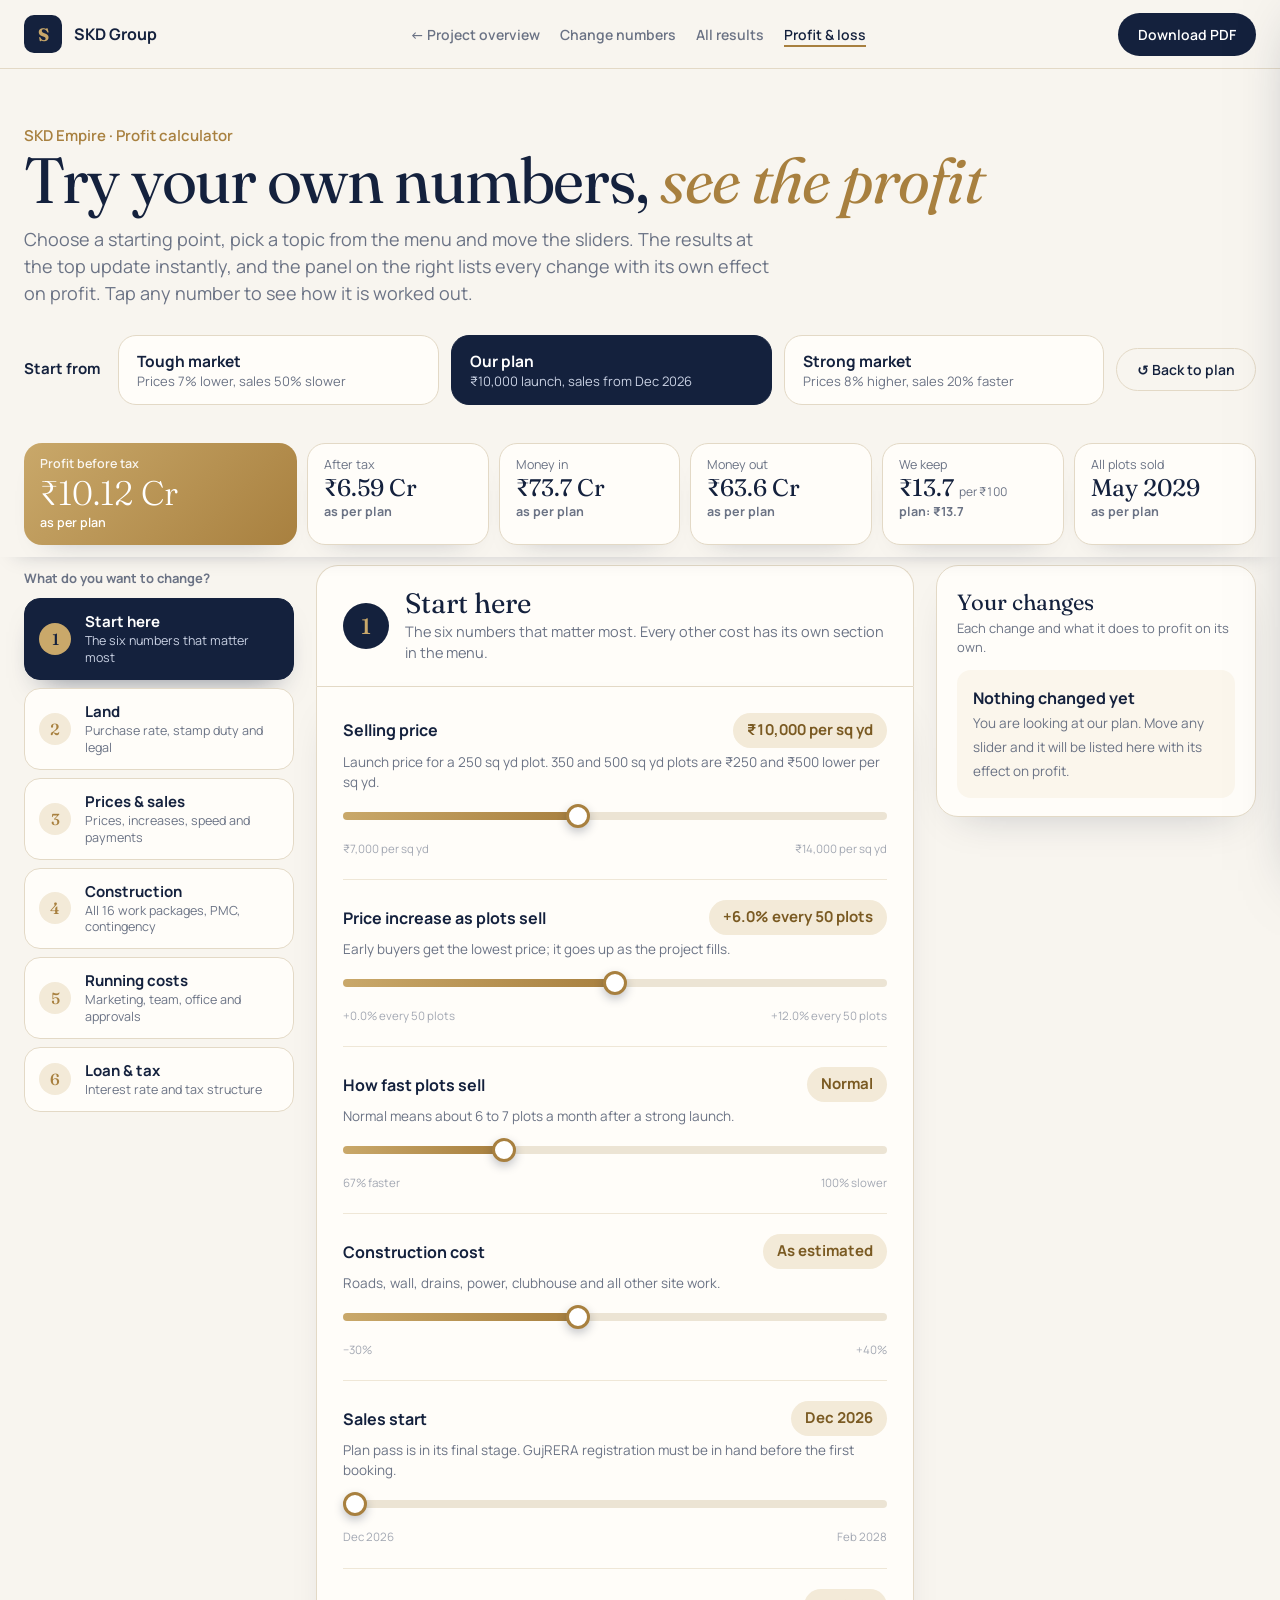
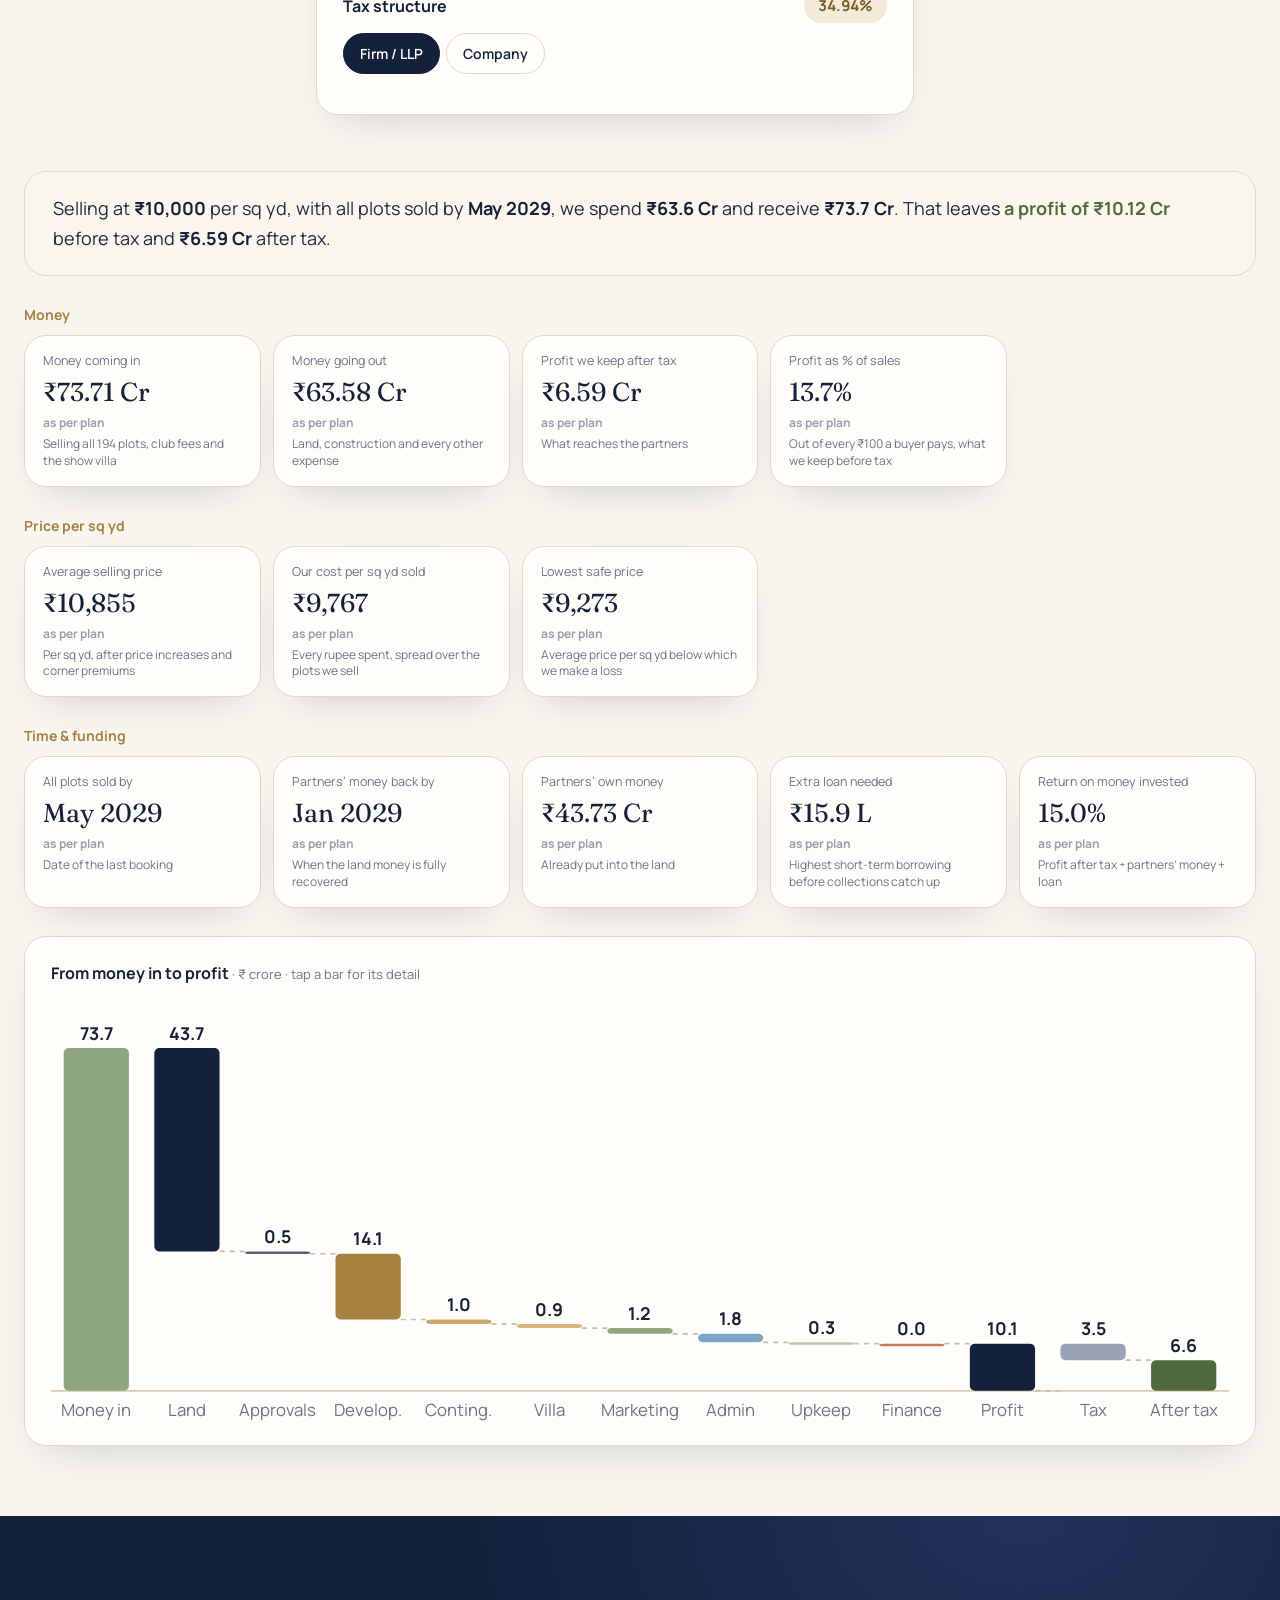
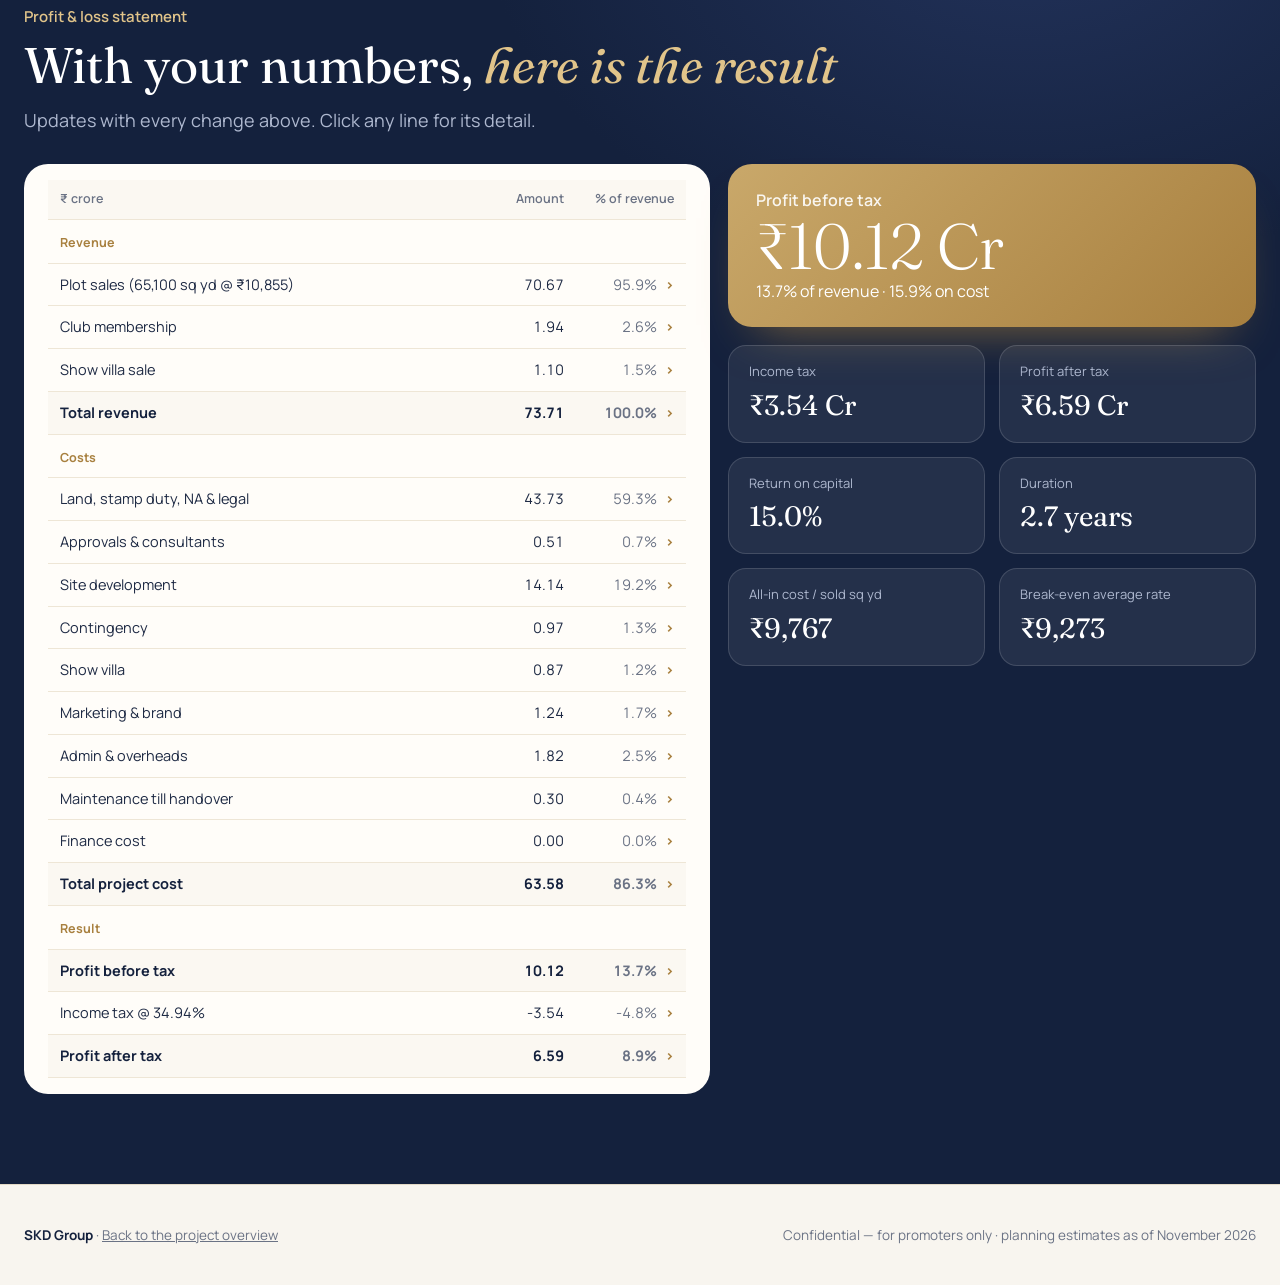
<file: calculator.html>
<!doctype html>
<html lang="en">
<head>
<meta charset="utf-8">
<meta name="viewport" content="width=device-width,initial-scale=1">
<meta name="robots" content="noindex,nofollow">
<title>Profit calculator · SKD Group</title>
<link rel="icon" href="data:image/svg+xml,<svg xmlns='http://www.w3.org/2000/svg' viewBox='0 0 64 64'><rect width='64' height='64' rx='14' fill='%2314213D'/><text x='32' y='44' font-size='34' text-anchor='middle' fill='%23C9A86A' font-family='Georgia'>S</text></svg>">
<link href="https://fonts.googleapis.com/css2?family=Fraunces:ital,opsz,wght@0,9..144,300;0,9..144,400;0,9..144,500;1,9..144,400&family=Manrope:wght@400;500;600;700&display=swap" rel="stylesheet">
<link rel="stylesheet" href="assets/style.css">
<style>
.wrap{max-width:1320px}
.chead{padding:56px 0 26px}
.chead h1{font-size:clamp(40px,5vw,66px)}
.chead p.lede{max-width:760px}
/* starting point */
.start{display:grid;grid-template-columns:auto repeat(3,1fr) auto;gap:12px;align-items:stretch;margin-top:28px}
.start .lab{display:flex;align-items:center;font-weight:700;color:var(--navy);font-size:15px;padding-right:6px}
.scard{text-align:left;border:1.5px solid var(--line);background:var(--paper);border-radius:18px;padding:14px 18px;cursor:pointer;transition:all .25s}
.scard b{display:block;color:var(--navy);font-size:15.5px}.scard span{font-size:13px;color:var(--muted)}
.scard:hover{border-color:#D9C49B;transform:translateY(-2px)}
.scard.on{background:var(--navy);border-color:var(--navy)}.scard.on b{color:#fff}.scard.on span{color:#C9D1E3}
#reset{align-self:center}
/* sticky results bar */
.rwrap{position:sticky;top:68px;z-index:15;padding:12px 0;background:var(--ivory);box-shadow:0 12px 20px -16px rgba(20,33,61,.25)}
#rbar{display:grid;grid-template-columns:1.5fr repeat(5,1fr);gap:10px}
.rb{background:var(--paper);border:1px solid var(--line);border-radius:18px;padding:12px 16px;cursor:pointer;transition:transform .2s,box-shadow .2s;box-shadow:0 14px 30px -24px rgba(20,33,61,.4)}
.rb:hover{transform:translateY(-2px)}
.rb span{font-size:12.5px;color:var(--muted);display:block}.rb b{font-family:Fraunces,serif;font-weight:400;font-size:24px;color:var(--navy);display:block;line-height:1.2;white-space:nowrap}
.rb b em{font-style:normal;font-family:Manrope;font-size:12px;color:var(--muted)}
.rb small{font-size:12px;font-weight:700;display:block}
.rb.main{background:linear-gradient(135deg,#C9A86A,#A8803F);border:none;color:#fff}
.rb.main span{color:rgba(255,255,255,.9);font-weight:600}.rb.main b{color:#fff;font-size:34px;font-weight:300}
.rb.main small .up,.rb.main small .dn,.rb.main small .flat{color:#fff}
#rbar.neg .rb.main{background:linear-gradient(135deg,#C8795A,#9C4A35)}
/* main grid */
.cgrid{display:grid;grid-template-columns:270px minmax(0,1fr) 320px;gap:22px;align-items:start;margin-top:8px}
.side{position:sticky;top:190px}
#tabs{display:grid;gap:8px}
#tabs button{display:grid;grid-template-columns:34px 1fr auto;gap:12px;align-items:center;text-align:left;background:var(--paper);border:1.5px solid var(--line);border-radius:16px;padding:12px 14px;cursor:pointer;transition:all .2s;font-family:inherit}
#tabs button:hover{border-color:#D9C49B}
#tabs button b{display:block;color:var(--navy);font-size:15px}#tabs button small{display:block;color:var(--muted);font-size:12.5px;line-height:1.35;margin-top:1px}
#tabs button.on{background:var(--navy);border-color:var(--navy);box-shadow:0 16px 30px -18px rgba(20,33,61,.6)}
#tabs button.on b{color:#fff}#tabs button.on small{color:#C9D1E3}
.mi{width:32px;height:32px;border-radius:50%;background:var(--goldsoft);color:var(--gold);font:500 16px Fraunces,serif;display:grid;place-items:center}
#tabs button.on .mi{background:var(--gold2);color:var(--navy)}
.mi.big{width:46px;height:46px;font-size:22px;background:var(--navy);color:var(--gold2);flex:none}
.mb{font-style:normal;background:var(--gold);color:#fff;border-radius:999px;font-size:11.5px;font-weight:700;min-width:22px;height:22px;display:grid;place-items:center;padding:0 6px}
#ctlpanel{scroll-margin-top:190px}
#ctlhead{display:flex;gap:16px;align-items:center;background:var(--paper);border:1px solid var(--line);border-radius:22px 22px 0 0;border-bottom:none;padding:22px 26px}
#ctlhead h3{font-family:Fraunces,serif;font-weight:400;font-size:28px;color:var(--navy);line-height:1.1}
#ctlhead p{color:var(--muted);font-size:14.5px;margin-top:2px}
#ctls{background:var(--paper);border:1px solid var(--line);border-radius:0 0 22px 22px;padding:6px 26px 18px;box-shadow:0 18px 40px -24px rgba(20,33,61,.25)}
#ctls .ctl{padding:20px 0 16px;border-bottom:1px solid #EFE7D7;border-radius:0}
#ctls .ctl:last-child{border-bottom:none}
#ctls .ct{display:flex;justify-content:space-between;align-items:center;gap:16px}
#ctls .cl{font-size:16px;font-weight:700;color:var(--navy)}
#ctls .ctl.line .cl{font-size:14.5px;font-weight:600}
#ctls .ct span::before{display:none}
.cv{background:var(--goldsoft);color:#7A5A22;font-weight:700;font-size:15px;padding:6px 14px;border-radius:999px;white-space:nowrap;font-variant-numeric:tabular-nums}
.ctl.chg .cv{background:var(--navy);color:#fff}
.cn{font-size:13.5px;color:var(--muted);margin-top:4px;max-width:560px}
.mm{display:flex;justify-content:space-between;font-size:11.5px;color:#A3A8B3;margin-top:4px}
.cfoot{display:flex;justify-content:space-between;align-items:center;gap:12px;flex-wrap:wrap;margin-top:6px;min-height:0}
.imp{font-size:13px;font-weight:700}
#ctls .rs{display:none;border:1px solid var(--line);background:#fff;color:var(--navy);font:600 12px Manrope;padding:5px 10px;border-radius:999px;cursor:pointer;text-decoration:none;margin:0}
#ctls .ctl.chg .rs{display:inline-block}
#ctls .subh{font-size:13px;color:var(--gold);font-weight:700;padding:22px 0 0;border-top:2px solid var(--goldsoft);margin-top:8px}
#ctls .choice button{font-size:14px;padding:10px 16px}
/* range */
#ctls input[type=range]{-webkit-appearance:none;appearance:none;width:100%;height:28px;background:transparent;margin-top:10px;--p:50%}
#ctls input[type=range]::-webkit-slider-runnable-track{height:8px;border-radius:9px;background:linear-gradient(90deg,#C9A86A 0,#A8803F var(--p),#ECE4D4 var(--p))}
#ctls input[type=range]::-moz-range-track{height:8px;border-radius:9px;background:linear-gradient(90deg,#C9A86A 0,#A8803F var(--p),#ECE4D4 var(--p))}
#ctls input[type=range]::-webkit-slider-thumb{-webkit-appearance:none;width:24px;height:24px;border-radius:50%;background:#fff;border:3px solid #A8803F;margin-top:-8px;box-shadow:0 4px 10px rgba(20,33,61,.25);cursor:grab}
#ctls input[type=range]::-moz-range-thumb{width:20px;height:20px;border-radius:50%;background:#fff;border:3px solid #A8803F;box-shadow:0 4px 10px rgba(20,33,61,.25)}
/* changes */
.chbox{background:var(--paper);border:1px solid var(--line);border-radius:22px;padding:20px 20px 18px;box-shadow:0 18px 40px -24px rgba(20,33,61,.25)}
.chbox h4{font-family:Fraunces,serif;font-weight:400;font-size:22px;color:var(--navy)}
.chbox>p{font-size:13px;color:var(--muted);margin-bottom:12px}
.chempty{background:#FBF6EC;border-radius:14px;padding:16px}.chempty b{display:block;color:var(--navy)}.chempty span{font-size:13.5px;color:var(--muted)}
.chtot{background:var(--navy);color:#fff;border-radius:16px;padding:14px 16px;margin-bottom:10px}
.chtot span{font-size:12.5px;color:#C9D1E3;display:block}.chtot b{font-family:Fraunces,serif;font-weight:400;font-size:28px}.chtot b.up{color:#B9D6A6}.chtot b.dn{color:#F0A890}
.chtot small{display:block;font-size:12px;color:#C9D1E3}
.chrow{width:100%;display:flex;justify-content:space-between;gap:10px;align-items:center;text-align:left;background:none;border:none;border-bottom:1px dashed #EEE6D6;padding:10px 2px;cursor:pointer;font:600 13.5px Manrope;color:var(--navy)}
.chrow:hover{background:#FBF6EC}
.chrow small{display:block;font-weight:500;color:var(--muted);font-size:12px}.chrow small b{color:var(--navy)}
.chrow>span:last-child{white-space:nowrap;font-weight:700}
/* results */
.story{margin-top:56px;padding:22px 28px;font-size:18px;line-height:1.65;background:#FBF6EC;border-radius:22px;border:1px solid var(--line)}
.kgroup{margin-top:28px}.kgroup h4{font-size:14px;color:var(--gold);font-weight:700;margin-bottom:10px}
.kgroup .kgrid{grid-template-columns:repeat(auto-fill,minmax(220px,1fr))}
.kpi .v{font-size:26px}
@media (max-width:1180px){.cgrid{grid-template-columns:250px minmax(0,1fr)}.chcol{grid-column:1/-1}.side.chcol{position:static}#rbar{grid-template-columns:repeat(3,1fr)}#rbar .rb.main{grid-column:1/-1}.rwrap{position:static}.side{top:84px}}
@media (max-width:800px){.cgrid{grid-template-columns:1fr}.side{position:static}#tabs{grid-template-columns:1fr 1fr}#tabs button small{display:none}.start{grid-template-columns:1fr}.start .lab{padding:0}#rbar{grid-template-columns:1fr 1fr}#ctlhead,#ctls{padding-left:18px;padding-right:18px}#ctls .ct{flex-wrap:wrap;gap:8px}}
</style>
</head>
<body>
<div id="prog"></div>
<nav><div class="wrap"><a class="brand" href="index.html"><i>S</i>SKD Group</a>
<div class="links"><a href="index.html">← Project overview</a><a href="#ctlpanel">Change numbers</a><a href="#results">All results</a><a href="#pl">Profit &amp; loss</a></div>
<a class="btn" href="SKD_Empire_Project_Presentation.pdf" download>Download PDF</a></div></nav>

<header class="chead"><div class="wrap">
 <div class="kicker">SKD Empire · Profit calculator</div>
 <h1>Try your own numbers, <em>see the profit</em></h1>
 <p class="lede">Choose a starting point, pick a topic from the menu and move the sliders. The results at the top update instantly, and the panel on the right lists every change with its own effect on profit. Tap any number to see how it is worked out.</p>
 <div class="start" id="scen">
  <div class="lab">Start from</div>
  <button class="scard" data-s="conservative"><b>Tough market</b><span>Prices 7% lower, sales 50% slower</span></button>
  <button class="scard on" data-s="base"><b>Our plan</b><span>₹10,000 launch, sales from Dec 2026</span></button>
  <button class="scard" data-s="optimistic"><b>Strong market</b><span>Prices 8% higher, sales 20% faster</span></button>
  <button class="btn ghost" id="reset">↺ Back to plan</button>
 </div>
</div></header>

<div class="rwrap"><div class="wrap"><div id="rbar"></div></div></div>

<div class="wrap">
 <div class="cgrid">
  <aside class="side"><div style="font-size:13px;font-weight:700;color:var(--muted);margin:4px 0 10px">What do you want to change?</div><div id="tabs"></div></aside>
  <main id="ctlpanel"><div id="ctlhead"></div><div id="ctls"></div></main>
  <aside class="side chcol"><div class="chbox"><h4>Your changes</h4><p>Each change and what it does to profit on its own.</p><div id="changes"></div></div></aside>
 </div>

 <section id="results" style="padding:0">
  <div class="story" id="story"></div>
  <div id="kgrid"></div>
  <div class="card chart" style="padding:24px 26px;margin-top:28px"><b style="color:var(--navy);font-size:16px">From money in to profit</b> <span style="color:var(--muted);font-size:13px">· ₹ crore · tap a bar for its detail</span><div id="wf" style="margin-top:12px"></div></div>
 </section>
</div>

<section id="pl" class="pl" style="margin-top:70px"><div class="wrap">
 <div class="kicker" style="color:#E1C48A">Profit &amp; loss statement</div><h2>With your numbers, <em>here is the result</em></h2>
 <p class="lede" style="color:#AEB8CF">Updates with every change above. Click any line for its detail.</p>
 <div class="grid plg" style="grid-template-columns:1.3fr 1fr;margin-top:30px;align-items:start">
  <div style="background:#FFFDF9;color:var(--ink);border-radius:24px;padding:16px 24px"><table id="pltable"></table></div>
  <div class="grid">
   <div class="hpbt" id="plbig" data-open="kpi:pbt" style="display:block"><div style="font-weight:600;opacity:.9">Profit before tax</div><div class="big num" id="pbtBig" style="font-size:64px"></div><div id="pbtSub"></div></div>
   <div class="tiles" id="plTiles"></div>
  </div>
 </div>
</div></section>

<footer><div class="wrap" style="display:flex;justify-content:space-between;gap:20px;flex-wrap:wrap"><span><b style="color:var(--navy)">SKD Group</b> · <a href="index.html">Back to the project overview</a></span><span>Confidential — for promoters only · planning estimates as of November 2026</span></div></footer>

<div id="scrim"></div>
<aside id="drawer" aria-hidden="true"><div id="dbody"></div></aside>

<script src="assets/model.js"></script>
<script src="assets/app.js"></script>
</body>
</html>
</file>
<file: assets/style.css>
:root{--ivory:#F8F5EF;--paper:#FFFDF9;--line:#E3D9C6;--navy:#14213D;--ink:#1E2A44;--muted:#6B7385;--gold:#A8803F;--gold2:#C9A86A;--goldsoft:#F3EAD8;--sage:#8FA77E;--sagesoft:#E5ECDD;--green:#4E6B3E;--red:#B5503C}
*{box-sizing:border-box;margin:0;padding:0}
html{scroll-behavior:smooth}
body{font-family:Manrope,system-ui,sans-serif;color:var(--ink);background:var(--ivory);line-height:1.5;overflow-x:hidden}
.serif{font-family:Fraunces,Georgia,serif}.num{font-variant-numeric:tabular-nums}
a{color:inherit}
button{font-family:inherit}
.wrap{max-width:1240px;margin:0 auto;padding:0 24px}
#prog{position:fixed;top:0;left:0;height:3px;width:0;background:linear-gradient(90deg,#C9A86A,#A8803F);z-index:50}
nav{position:sticky;top:0;z-index:20;background:rgba(248,245,239,.86);backdrop-filter:blur(12px);border-bottom:1px solid var(--line)}
nav .wrap{display:flex;align-items:center;justify-content:space-between;height:68px;gap:16px}
.brand{display:flex;align-items:center;gap:12px;font-weight:700;color:var(--navy);text-decoration:none;white-space:nowrap}
.brand i{width:38px;height:38px;border-radius:10px;background:var(--navy);display:grid;place-items:center;color:var(--gold2);font-style:normal;font-family:Fraunces,serif;font-size:18px}
.links{display:flex;gap:20px;font-size:14px;font-weight:600}
.links a{text-decoration:none;color:var(--muted);transition:color .2s}.links a:hover,.links a.on{color:var(--navy)}
.links a.on{box-shadow:0 2px 0 var(--gold)}
.btn{display:inline-flex;align-items:center;gap:8px;padding:11px 20px;border-radius:999px;background:var(--navy);color:#fff;text-decoration:none;font-weight:600;font-size:14px;border:none;cursor:pointer;white-space:nowrap;transition:transform .2s,background .2s}
.btn:hover{transform:translateY(-1px)}
.btn.ghost{background:transparent;color:var(--navy);border:1.5px solid var(--line)}
.btn.sm{padding:8px 14px;font-size:13px}
.kicker{color:var(--gold);font-weight:600;font-size:15px}
h1{font-family:Fraunces,serif;font-weight:400;color:var(--navy);font-size:clamp(44px,7vw,92px);line-height:1;letter-spacing:-.02em}
h2{font-family:Fraunces,serif;font-weight:400;color:var(--navy);font-size:clamp(32px,4.2vw,50px);line-height:1.1;margin-top:10px}
h1 em,h2 em{color:var(--gold)}
.lede{color:var(--muted);font-size:18px;max-width:680px;margin-top:14px}
section{padding:90px 0}
.card{background:var(--paper);border:1px solid var(--line);border-radius:22px;box-shadow:0 18px 40px -24px rgba(20,33,61,.25)}
.dark{background:linear-gradient(135deg,#14213D,#22325A);color:#fff;border:none}
.grid{display:grid;gap:18px}
.g4{grid-template-columns:repeat(4,1fr)}.g3{grid-template-columns:repeat(3,1fr)}.g2{grid-template-columns:1fr 1fr}
.stat{padding:24px 26px}.stat .l{font-size:13.5px;color:var(--muted)}.stat .v{font-family:Fraunces,serif;font-size:34px;color:var(--navy);margin-top:4px}
.dark .l{color:var(--gold2)}.dark .v{color:#fff}
.rv{opacity:0;transform:translateY(26px);transition:opacity .9s ease,transform .9s cubic-bezier(.2,.7,.2,1)}.rv.in{opacity:1;transform:none}
.click{cursor:pointer;transition:transform .25s,box-shadow .25s,border-color .25s}
.click:hover{transform:translateY(-3px);border-color:#D9C49B;box-shadow:0 26px 46px -24px rgba(20,33,61,.38)}
.more{font-size:12.5px;color:var(--gold);font-weight:700;margin-top:8px;display:inline-block}
/* hero 3D */
#hero{padding:0;position:relative}
#stage{position:relative;height:min(84vh,840px);min-height:540px;background:#F3EEE4;overflow:hidden}
#stage canvas{display:block;outline:none;cursor:grab}
.overlay{position:absolute;left:0;top:0;bottom:0;width:min(520px,100%);padding:56px 24px 40px max(24px,calc((100vw - 1240px)/2 + 24px));background:linear-gradient(90deg,rgba(248,245,239,.97) 55%,rgba(248,245,239,0));pointer-events:none;display:flex;flex-direction:column;justify-content:center}
.overlay>*{pointer-events:auto}
.htitle{margin-top:12px;white-space:nowrap;font-size:clamp(46px,5.6vw,78px)}
.hsub{font-family:Fraunces,serif;font-size:22px;font-weight:300;color:var(--navy);margin-top:10px}.hsub span{color:var(--gold);margin:0 4px}
.hlede{color:var(--muted);font-size:16px;max-width:380px;margin-top:16px;padding-top:16px;border-top:1px solid var(--line)}
.htip{margin-top:18px;font-size:12.5px;color:var(--muted)}
.hstats{display:flex;gap:0;margin-top:22px}
.hstats div{padding:0 22px;border-left:1px solid var(--line)}.hstats div:first-child{padding-left:0;border-left:none}
.hstats div b{display:block;font-family:Fraunces,serif;font-weight:400;font-size:28px;color:var(--navy);line-height:1.1}
.hstats div span{font-size:12.5px;color:var(--muted)}
.views{position:absolute;right:24px;bottom:24px;display:flex;gap:8px;flex-wrap:wrap;justify-content:flex-end}
.views button,.filters button,.choice button{font:600 13.5px Manrope;padding:9px 15px;border-radius:999px;border:1px solid var(--line);background:rgba(255,253,249,.94);color:var(--navy);cursor:pointer;transition:background .2s,color .2s}
.views button.on,.filters button.on,.choice button.on{background:var(--navy);color:#fff;border-color:var(--navy)}
.filters{position:absolute;right:24px;top:24px;display:flex;gap:8px}
#tip{position:absolute;pointer-events:none;background:var(--paper);border:1px solid var(--line);border-radius:16px;padding:12px 15px;box-shadow:0 20px 40px -20px rgba(20,33,61,.4);font-size:13px;min-width:190px;display:none;z-index:5}
#tip b{color:var(--navy)}
#pin{position:absolute;right:24px;top:80px;width:300px;background:var(--paper);border:1px solid var(--line);border-radius:22px;padding:20px 22px;box-shadow:0 30px 60px -30px rgba(20,33,61,.5);z-index:6;transform:translateX(130%);transition:transform .5s cubic-bezier(.2,.8,.2,1)}
#pin.on{transform:none}
#pin .x{position:absolute;right:14px;top:12px;border:none;background:none;font-size:22px;color:var(--muted);cursor:pointer}
#pin .p{font-family:Fraunces,serif;font-size:34px;color:var(--gold);line-height:1.1;margin-top:10px}
#pin table td{padding:6px 0;font-size:13.5px;border-bottom:1px dashed #EEE6D6}
.hint{position:absolute;left:50%;top:24px;transform:translateX(-50%);font-size:13px;color:var(--muted);background:rgba(255,253,249,.9);padding:7px 14px;border-radius:999px;border:1px solid var(--line)}
.legend{display:flex;gap:14px;flex-wrap:wrap;margin-top:20px;font-size:13.5px}
.legend span{display:inline-flex;align-items:center;gap:7px}.legend i{width:13px;height:13px;border-radius:4px;display:inline-block}
.shot{border-radius:24px;overflow:hidden;box-shadow:0 30px 60px -30px rgba(20,33,61,.45)}.shot img{display:block;width:100%;transition:transform 1.2s ease}.shot:hover img{transform:scale(1.025)}
table{width:100%;border-collapse:collapse}
td,th{padding:10px 12px;border-bottom:1px solid #EEE6D6;font-size:14.5px;text-align:left}th{font-size:12.5px;color:var(--muted);background:#FBF8F2;font-weight:600}
.r{text-align:right}
tr.sub td{font-weight:700;color:var(--navy);background:#FBF8F2}
tr.go{cursor:pointer;transition:background .2s}tr.go:hover td{background:#F8F0E0}
tr.go td:last-child::after{content:'›';color:var(--gold);font-weight:700;margin-left:8px}
/* location */
.loc{display:grid;grid-template-columns:1fr 1fr;gap:12px 28px;margin-top:30px}
.lrow{display:grid;grid-template-columns:1fr auto;align-items:center;gap:6px 14px;padding:14px 0;border-bottom:1px solid var(--line)}
.lrow b{color:var(--navy);font-weight:600}.lrow .km{font-family:Fraunces,serif;font-size:24px;color:var(--navy)}
.lrow .bar{grid-column:1/-1;height:6px;border-radius:9px;background:#EFE7D7;overflow:hidden}
.lrow .bar i{display:block;height:100%;border-radius:9px;background:linear-gradient(90deg,#C9A86A,#A8803F);width:0;transition:width 1.4s cubic-bezier(.2,.7,.2,1)}
.lrow small{grid-column:1/-1;color:var(--muted);font-size:12.5px;margin-top:-2px}
/* journey */
.tl{position:relative;display:grid;grid-template-columns:repeat(9,1fr);gap:10px;margin-top:40px}
.tl::before{content:'';position:absolute;left:0;right:0;top:9px;height:2px;background:linear-gradient(90deg,#A8803F,#E3D9C6)}
.ms{position:relative;padding-top:32px}
.ms::before{content:'';position:absolute;left:0;top:0;width:16px;height:16px;border-radius:50%;background:var(--paper);border:3px solid var(--gold2)}
.ms.done::before{background:var(--gold);border-color:var(--gold)}
.ms.key::before{background:var(--navy);border-color:var(--navy);box-shadow:0 0 0 6px rgba(20,33,61,.12)}
.ms .d{font-size:12.5px;font-weight:700;color:var(--gold)}.ms b{display:block;color:var(--navy);font-size:15px;margin-top:2px;line-height:1.25}.ms p{font-size:12.5px;color:var(--muted);margin-top:4px}
/* costs */
.stack{display:flex;height:54px;border-radius:16px;overflow:hidden;margin-top:30px;box-shadow:0 14px 30px -20px rgba(20,33,61,.4)}
.stack div{cursor:pointer;transition:filter .2s,flex-grow .8s ease;display:flex;align-items:center;justify-content:center;color:#fff;font-size:12.5px;font-weight:700;white-space:nowrap;overflow:hidden;min-width:3px}
.stack div:hover{filter:brightness(1.12)}
.ccard{padding:18px 20px;display:flex;flex-direction:column;gap:2px}
.ccard .top{display:flex;justify-content:space-between;align-items:center;gap:10px}
.ccard .dot{width:12px;height:12px;border-radius:4px;display:inline-block;margin-right:8px;vertical-align:-1px}
.ccard .v{font-family:Fraunces,serif;font-size:26px;color:var(--navy);margin-top:6px}
.ccard .s{font-size:13px;color:var(--muted)}
.chart svg{width:100%;height:auto;display:block}
/* simulator */
.simgrid{display:grid;grid-template-columns:minmax(340px,1fr) 1.5fr;gap:22px;margin-top:30px;align-items:start}
.panel{position:sticky;top:84px;max-height:calc(100vh - 100px);display:flex;flex-direction:column;overflow:hidden}
.ptop{padding:20px 22px 0;display:flex;gap:8px;flex-wrap:wrap;align-items:center}
.tabs{display:flex;gap:2px;overflow-x:auto;padding:12px 16px 0;border-bottom:1px solid var(--line);scrollbar-width:none}
.tabs button{font:600 13px Manrope;padding:10px 8px;border:none;background:none;color:var(--muted);cursor:pointer;border-bottom:2.5px solid transparent;white-space:nowrap}
.tabs button.on{color:var(--navy);border-color:var(--gold)}
.tabs button i{font-style:normal;background:var(--gold);color:#fff;border-radius:999px;font-size:10.5px;padding:1px 6px;margin-left:5px}
.ctls{overflow-y:auto;padding:4px 22px 22px;flex:1}
.ctl{padding:14px 0 10px;border-bottom:1px dashed #EEE6D6;border-radius:8px}
.ctl .ct{display:flex;justify-content:space-between;gap:12px;font-size:14px;font-weight:600;color:var(--navy)}
.ctl .ct b{color:var(--gold);white-space:nowrap}
.ctl small{display:block;color:var(--muted);font-size:12.5px;margin-top:3px}
.ctl.chg .ct span::before{content:'';display:inline-block;width:7px;height:7px;border-radius:50%;background:var(--gold);margin-right:7px;vertical-align:middle}
.ctl .rs{border:none;background:none;color:var(--muted);font:600 11.5px Manrope;cursor:pointer;margin-left:6px;text-decoration:underline;display:none}
.ctl.chg .rs{display:inline}
.ctl.line .ct{font-size:13px;font-weight:500;color:var(--ink)}
.ctl.flash{animation:fl 2s}@keyframes fl{0%,50%{background:#F6EBD3}100%{background:transparent}}
.subh{font-size:12.5px;font-weight:700;color:var(--gold);padding-top:20px}
input[type=range]{width:100%;accent-color:#A8803F;margin-top:8px;cursor:pointer}
.choice{display:flex;gap:6px;margin-top:10px;flex-wrap:wrap}.choice button{font-size:12.5px;padding:7px 12px}
.hpbt{background:linear-gradient(135deg,#C9A86A,#A8803F);color:#fff;border-radius:24px;padding:24px 28px;display:grid;grid-template-columns:1.2fr 1fr;gap:20px;align-items:center;cursor:pointer;transition:transform .25s,box-shadow .25s;box-shadow:0 26px 50px -28px rgba(168,128,63,.8)}
.hpbt:hover{transform:translateY(-3px)}
.hpbt.neg{background:linear-gradient(135deg,#C8795A,#9C4A35)}
.hpbt .big{font-family:Fraunces,serif;font-size:56px;font-weight:300;line-height:1.05}
.hpbt .mini{display:grid;grid-template-columns:1fr 1fr;gap:10px}
.hpbt .mini div{background:rgba(255,255,255,.14);border-radius:14px;padding:10px 12px}
.hpbt .mini span{font-size:12px;opacity:.85;display:block}.hpbt .mini b{font-family:Fraunces,serif;font-weight:400;font-size:20px}
.how{display:grid;grid-template-columns:repeat(3,1fr);gap:14px;margin-top:26px}
.how div{background:var(--paper);border:1px solid var(--line);border-radius:18px;padding:16px 18px;display:grid;grid-template-columns:34px 1fr;column-gap:12px}
.how i{grid-row:span 2;width:32px;height:32px;border-radius:50%;background:var(--navy);color:var(--gold2);font:500 16px Fraunces,serif;display:grid;place-items:center;font-style:normal}
.how b{color:var(--navy);font-size:15px}.how span{font-size:13.5px;color:var(--muted)}
.story{padding:18px 22px;font-size:16px;line-height:1.6;background:#FBF6EC}.story b{color:var(--navy)}
.kpi .e{font-size:12px;color:var(--muted);margin-top:4px;line-height:1.4}
.kgrid{display:grid;grid-template-columns:repeat(3,1fr);gap:12px}
.kpi{padding:16px 18px}.kpi .l{font-size:12.5px;color:var(--muted)}.kpi .v{font-family:Fraunces,serif;font-size:23px;color:var(--navy);margin-top:2px;white-space:nowrap}
.kpi .d{font-size:12px;font-weight:700;margin-top:2px}
.up{color:var(--green)}.dn{color:var(--red)}.flat{color:#9A9FAB}
/* P&L */
.pl{background:radial-gradient(900px 600px at 80% 0%,#22325A 0%,#14213D 60%);color:#fff}
.pl h2{color:#fff}.pl h2 em{color:#E1C48A}
.tiles{display:grid;grid-template-columns:1fr 1fr;gap:14px}
.tile{background:rgba(255,255,255,.07);border:1px solid rgba(255,255,255,.14);border-radius:18px;padding:16px 20px;cursor:pointer;transition:background .2s}
.tile:hover{background:rgba(255,255,255,.12)}
.tile .l{font-size:13px;color:#AEB8CF}.tile .v{font-family:Fraunces,serif;font-size:28px;margin-top:2px}
/* drawer */
#scrim{position:fixed;inset:0;background:rgba(20,33,61,.38);backdrop-filter:blur(3px);opacity:0;pointer-events:none;transition:opacity .35s;z-index:60}
#drawer{position:fixed;top:0;right:0;bottom:0;width:min(620px,100vw);background:var(--ivory);z-index:61;transform:translateX(105%);transition:transform .5s cubic-bezier(.2,.8,.2,1);overflow-y:auto;box-shadow:-30px 0 60px -30px rgba(20,33,61,.5)}
body.dopen #scrim{opacity:1;pointer-events:auto}body.dopen #drawer{transform:none}
#drawer .dh{padding:34px 34px 26px;background:linear-gradient(135deg,#14213D,#22325A);color:#fff;position:relative}
#drawer .dh .k{color:var(--gold2);font-weight:600;font-size:14px}
#drawer .dh h3{font-family:Fraunces,serif;font-weight:400;font-size:30px;line-height:1.15;margin-top:6px;padding-right:30px}
#drawer .dh .v{font-family:Fraunces,serif;font-weight:300;font-size:52px;color:#E1C48A;line-height:1.1;margin-top:12px}
#drawer .dh .s{color:#C9D1E3;font-size:14.5px;margin-top:4px}
#dx{position:absolute;right:22px;top:22px;width:38px;height:38px;border-radius:50%;border:1px solid rgba(255,255,255,.25);background:rgba(255,255,255,.08);color:#fff;font-size:20px;cursor:pointer}
#drawer .db{padding:26px 34px 50px}
#drawer .db h4{font-size:13px;color:var(--gold);font-weight:700;margin:26px 0 10px}
#drawer .db h4:first-child{margin-top:0}
#drawer .db p{font-size:15px;color:var(--ink)}
#drawer .db td{font-size:13.5px;padding:8px 10px}
.dcard{background:var(--paper);border:1px solid var(--line);border-radius:18px;padding:16px 18px}
.chips{display:grid;grid-template-columns:repeat(3,1fr);gap:10px}
.chips div{background:var(--paper);border:1px solid var(--line);border-radius:14px;padding:12px 14px}
.chips span{font-size:12px;color:var(--muted);display:block}.chips b{font-family:Fraunces,serif;font-weight:400;font-size:20px;color:var(--navy)}
footer{padding:40px 0;color:var(--muted);font-size:13.5px;border-top:1px solid var(--line)}
@media (max-width:1100px){.links{display:none}.simgrid{grid-template-columns:1fr}.panel{position:relative;top:0;max-height:none}.ctls{max-height:520px}}
@media (max-width:900px){.how{grid-template-columns:1fr}.g4,.g3{grid-template-columns:1fr 1fr}.g2,.loc{grid-template-columns:1fr}.overlay{width:100%;background:linear-gradient(180deg,rgba(248,245,239,.97) 50%,rgba(248,245,239,0));bottom:auto;padding-bottom:80px}.hstats{display:none}.filters{top:auto;bottom:122px;right:16px}.views{right:16px;bottom:16px}.hint{display:none}#pin{top:auto;bottom:120px;right:16px;width:calc(100% - 32px)}.tl{grid-template-columns:1fr 1fr 1fr}.tl::before{display:none}.kgrid{grid-template-columns:1fr 1fr}.hpbt{grid-template-columns:1fr}.plg{grid-template-columns:1fr!important}.vgrid{grid-template-columns:1fr!important}}
@media (max-width:560px){.g4,.g3{grid-template-columns:1fr}.tiles{grid-template-columns:1fr}.tl{grid-template-columns:1fr 1fr}.chips{grid-template-columns:1fr 1fr}.hpbt .big{font-size:44px}#drawer .dh,#drawer .db{padding-left:20px;padding-right:20px}}
.btn.gold{background:linear-gradient(135deg,#C9A86A,#A8803F);color:#fff;padding:14px 26px;font-size:15px;margin-top:22px}
.calcteaser{background:radial-gradient(800px 500px at 90% 0%,#22325A 0%,#14213D 65%);color:#fff;border-radius:28px;padding:44px 48px;display:grid;grid-template-columns:1.2fr 1fr;gap:40px;align-items:center;box-shadow:0 40px 80px -40px rgba(20,33,61,.6)}
.calcteaser h2{color:#fff}.calcteaser h2 em{color:#E1C48A}.calcteaser p{color:#C9D1E3;font-size:16.5px;margin-top:12px;max-width:560px}
.tgrid{display:grid;grid-template-columns:1fr 1fr;gap:12px}
.tgrid div{background:rgba(255,255,255,.07);border:1px solid rgba(255,255,255,.14);border-radius:18px;padding:16px 20px}
.tgrid span{font-size:13px;color:#AEB8CF;display:block}.tgrid b{font-family:Fraunces,serif;font-weight:400;font-size:26px}
@media (max-width:900px){.calcteaser{grid-template-columns:1fr;padding:30px 24px}}
</file>
